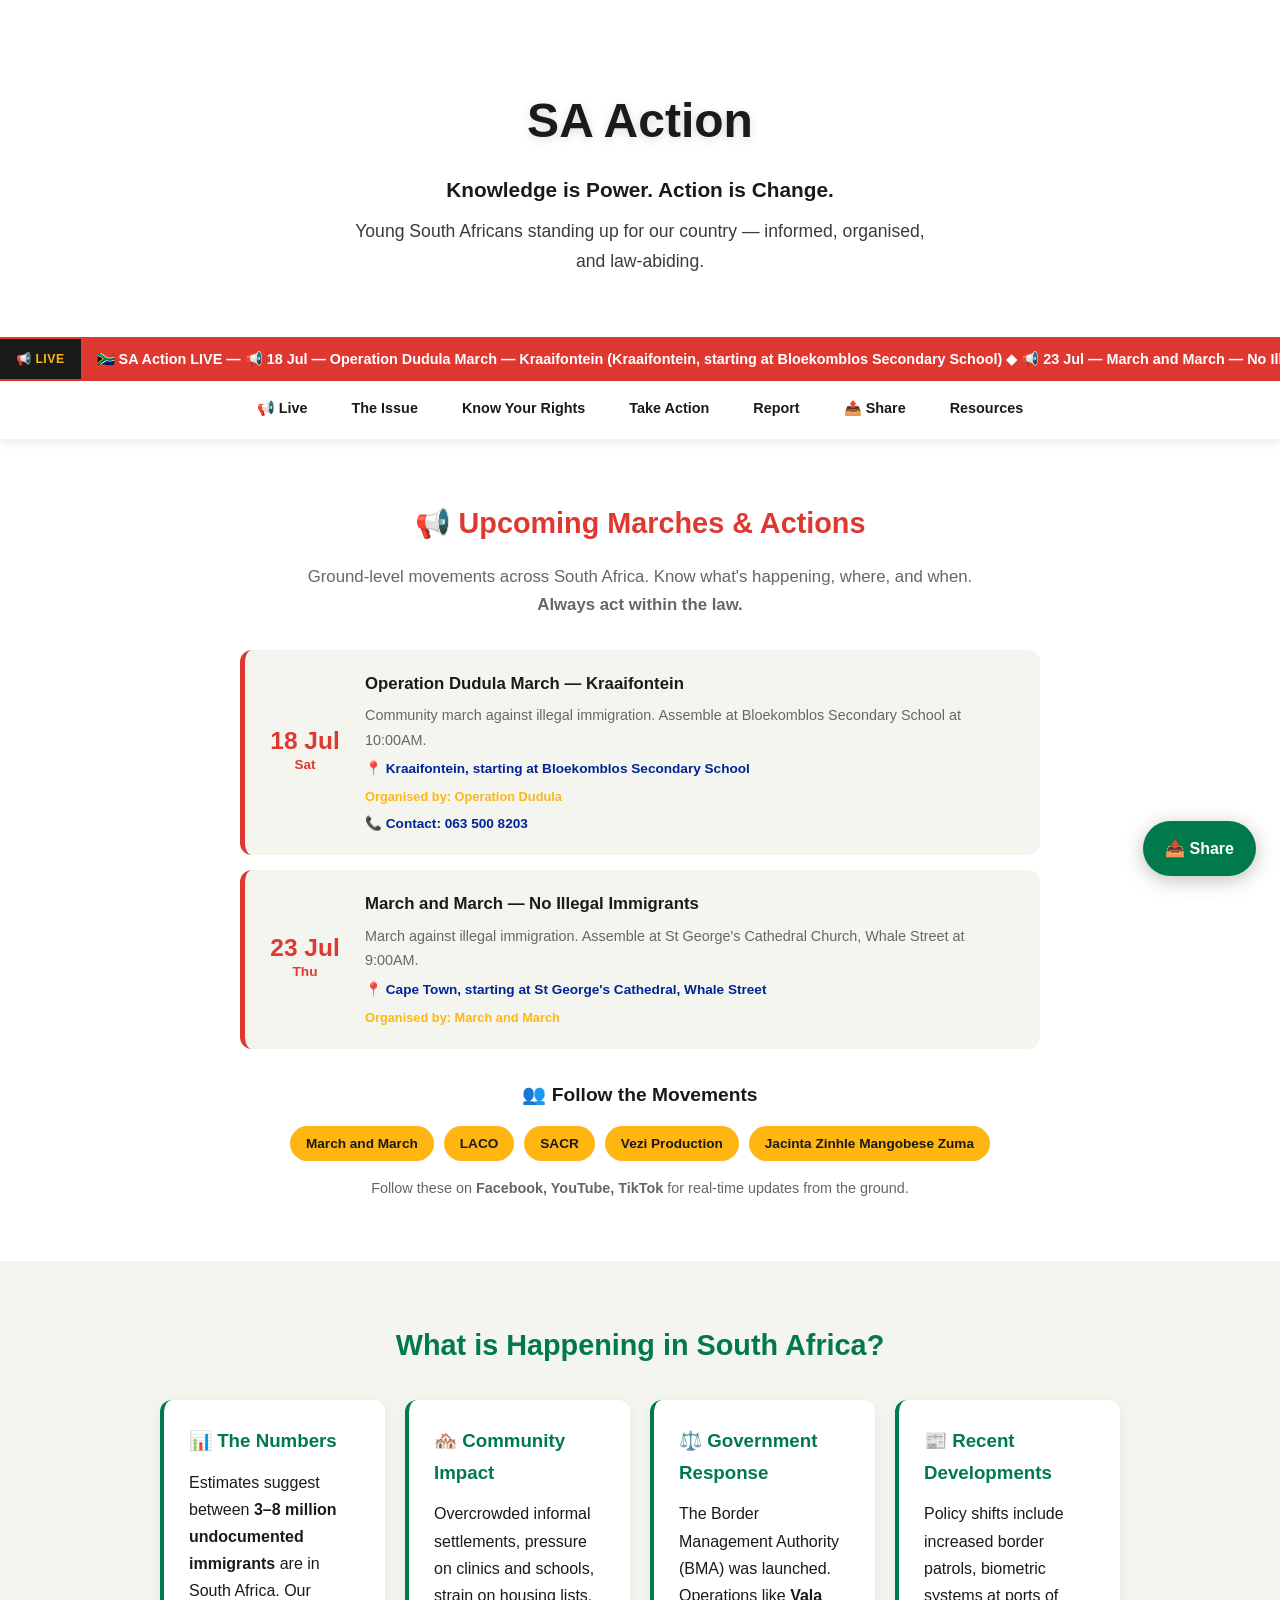
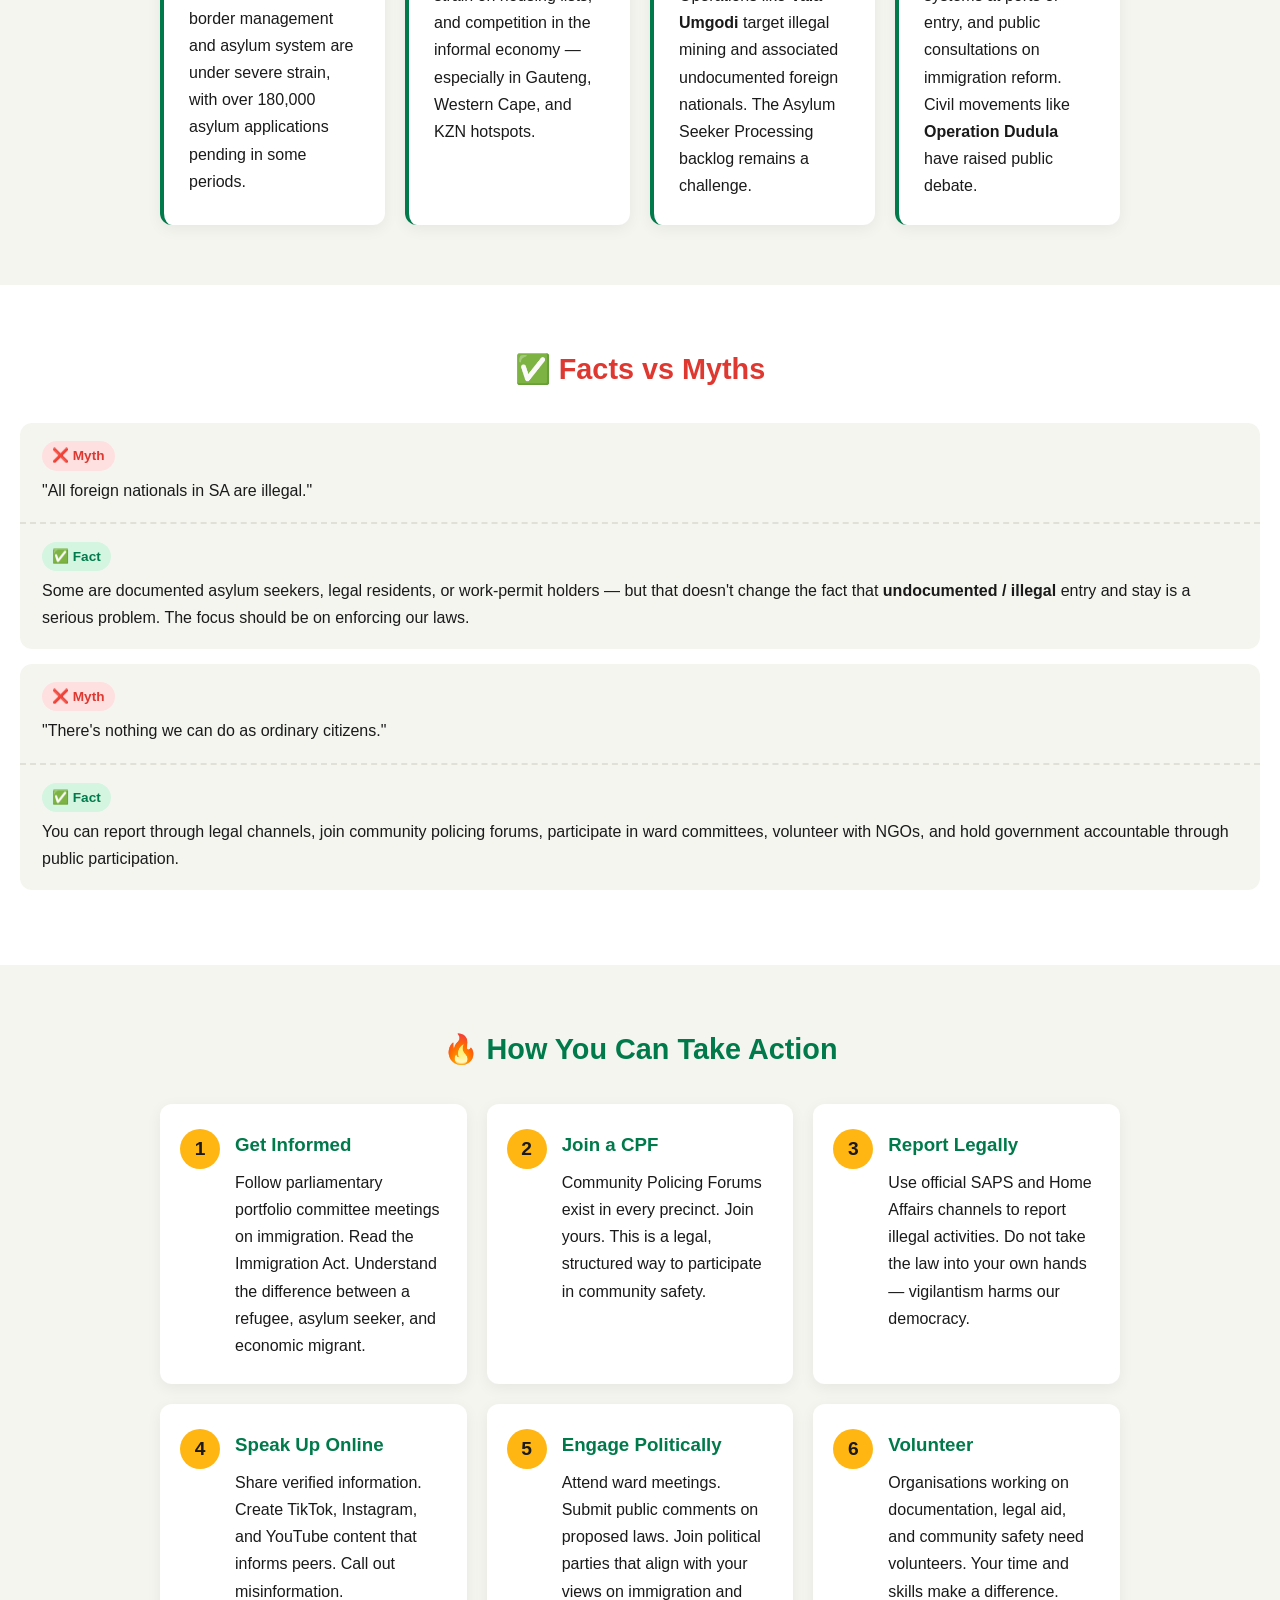
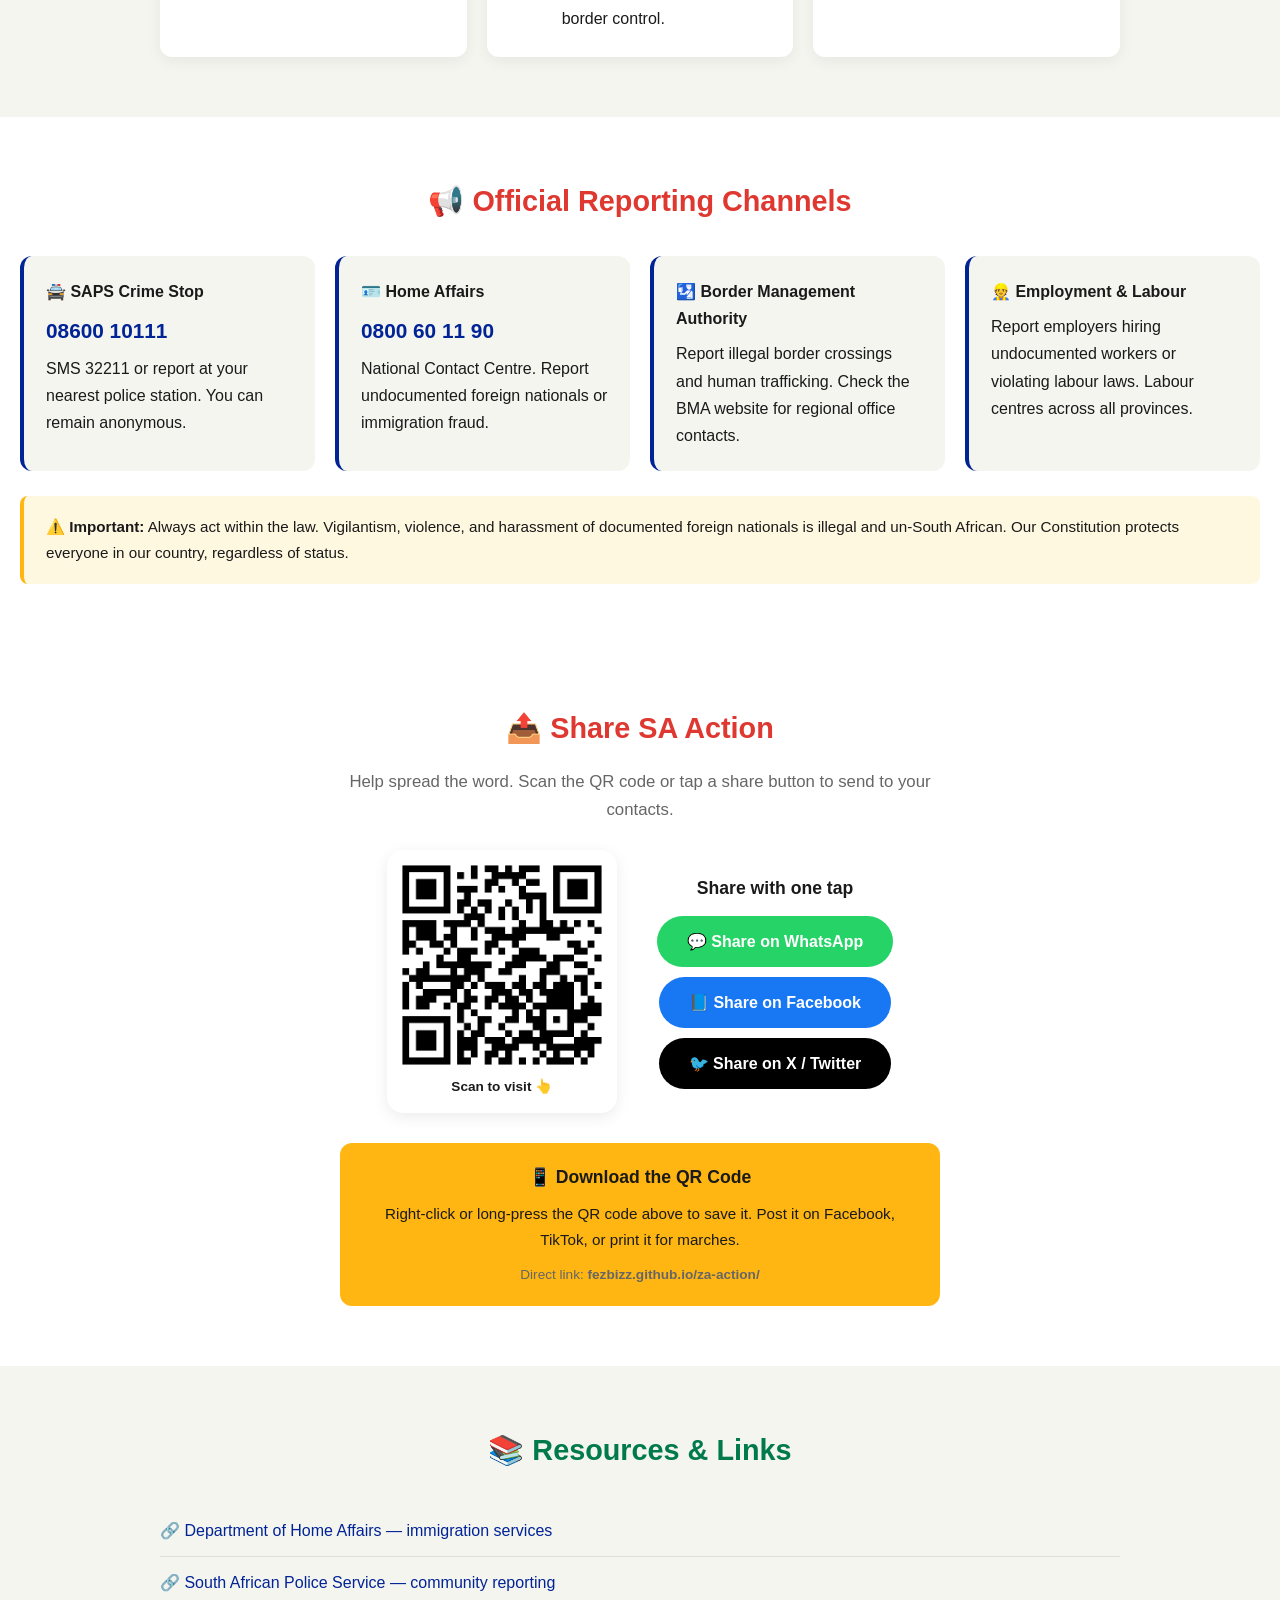
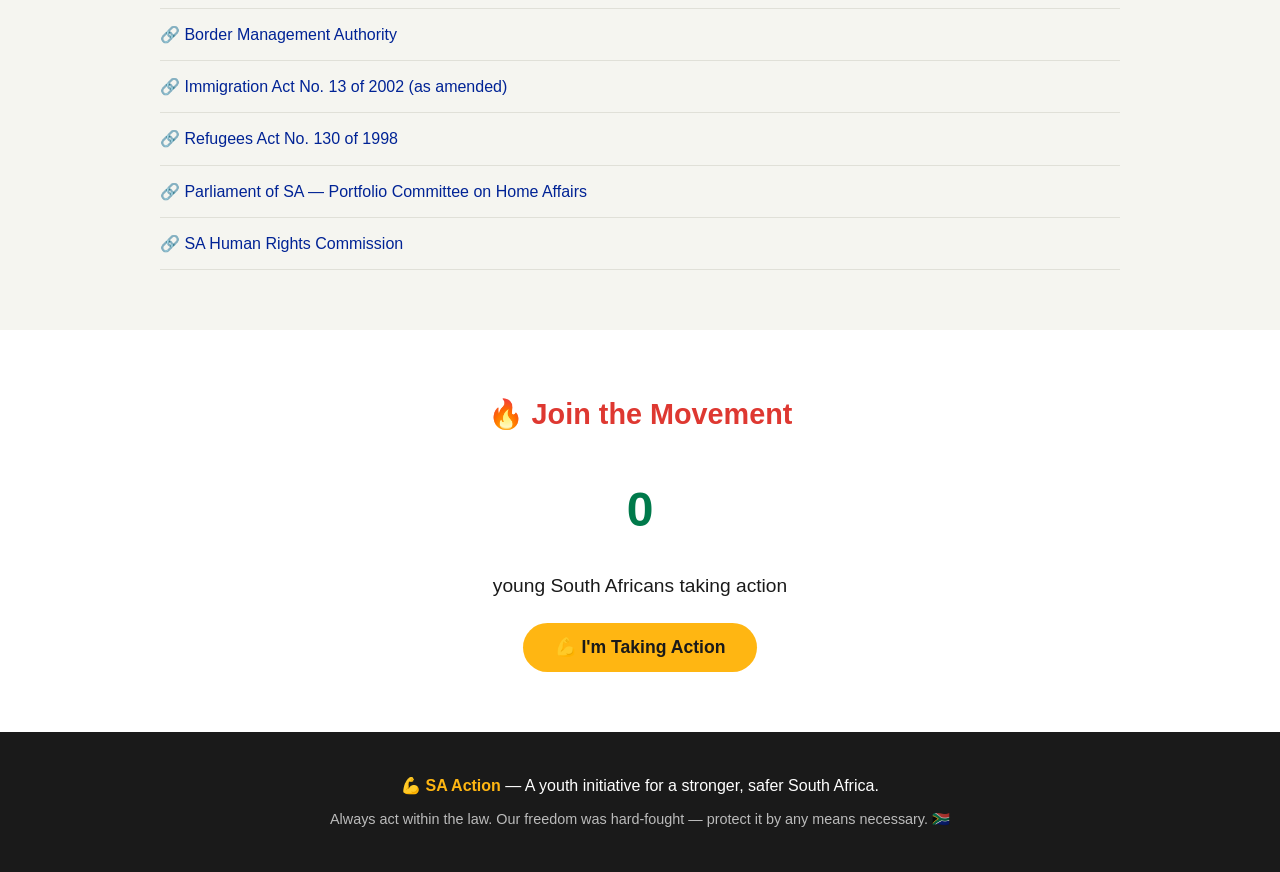
<file: index.html>
<!DOCTYPE html>
<html lang="en-ZA">
<head>
    <meta charset="UTF-8">
    <meta name="viewport" content="width=device-width, initial-scale=1.0">
    <title>SA Action — Youth for a Stronger South Africa 🇿🇦</title>
    <link rel="stylesheet" href="style.css">
</head>
<body>
    <header class="hero">
        <div class="hero-content">
            <h1>SA Action</h1>
            <p class="subtitle">Knowledge is Power. Action is Change.</p>
            <p class="tagline">Young South Africans standing up for our country — informed, organised, and law-abiding.</p>
        </div>
    </header>

    <!-- BREAKING NEWS TICKER -->
    <div class="ticker-wrap" id="live">
        <div class="ticker-label">📢 LIVE</div>
        <div class="ticker" id="tickerText">
            <span>🇿🇦 SA Action — tracking ground-level movements, marches, and civic action across South Africa. Follow March and March, LACO, SACR, Vezi Production and leaders like Jacinta Zinhle Mangobese Zuma for updates.</span>
        </div>
    </div>

    <nav class="nav-bar" id="navBar">
        <a href="#live">📢 Live</a>
        <a href="#the-issue">The Issue</a>
        <a href="#know-your-rights">Know Your Rights</a>
        <a href="#take-action">Take Action</a>
        <a href="#report">Report</a>
        <a href="#share">📤 Share</a>
        <a href="#resources">Resources</a>
    </nav>

    <main>
        <!-- SECTION 0: UPCOMING MARCHES & EVENTS -->
        <section id="upcoming" class="section alt-bg">
            <h2>📢 Upcoming Marches & Actions</h2>
            <p class="section-intro">Ground-level movements across South Africa. Know what's happening, where, and when. <strong>Always act within the law.</strong></p>
            <div class="events-container" id="eventsContainer">
                <!-- Events injected by script.js -->
                <div class="event-card placeholder">
                    <div class="event-date">Loading...</div>
                    <div class="event-details">
                        <h3>Checking for upcoming events</h3>
                        <p>Events will appear here as we track them. Follow the movements on Facebook, YouTube, and TikTok.</p>
                    </div>
                </div>
            </div>
            <div class="follow-movements">
                <h3>👥 Follow the Movements</h3>
                <div class="movement-tags">
                    <span class="tag">March and March</span>
                    <span class="tag">LACO</span>
                    <span class="tag">SACR</span>
                    <span class="tag">Vezi Production</span>
                    <span class="tag">Jacinta Zinhle Mangobese Zuma</span>
                </div>
                <p class="follow-note">Follow these on <strong>Facebook, YouTube, TikTok</strong> for real-time updates from the ground.</p>
            </div>
        </section>

        <!-- SECTION 1: THE ISSUE -->
        <section id="the-issue" class="section">
            <h2>What is Happening in South Africa?</h2>
            <div class="card-grid">
                <div class="card">
                    <h3>📊 The Numbers</h3>
                    <p>Estimates suggest between <strong>3–8 million undocumented immigrants</strong> are in South Africa. Our border management and asylum system are under severe strain, with over 180,000 asylum applications pending in some periods.</p>
                </div>
                <div class="card">
                    <h3>🏘️ Community Impact</h3>
                    <p>Overcrowded informal settlements, pressure on clinics and schools, strain on housing lists, and competition in the informal economy — especially in Gauteng, Western Cape, and KZN hotspots.</p>
                </div>
                <div class="card">
                    <h3>⚖️ Government Response</h3>
                    <p>The Border Management Authority (BMA) was launched. Operations like <strong>Vala Umgodi</strong> target illegal mining and associated undocumented foreign nationals. The Asylum Seeker Processing backlog remains a challenge.</p>
                </div>
                <div class="card">
                    <h3>📰 Recent Developments</h3>
                    <p>Policy shifts include increased border patrols, biometric systems at ports of entry, and public consultations on immigration reform. Civil movements like <strong>Operation Dudula</strong> have raised public debate.</p>
                </div>
            </div>
        </section>

        <!-- SECTION 2: FACTS vs MYTHS -->
        <section id="facts" class="section alt-bg">
            <h2>✅ Facts vs Myths</h2>
            <div class="fact-myth">
                <div class="myth">
                    <span class="label myth-label">❌ Myth</span>
                    <p>"All foreign nationals in SA are illegal."</p>
                </div>
                <div class="fact">
                    <span class="label fact-label">✅ Fact</span>
                    <p>Some are documented asylum seekers, legal residents, or work-permit holders — but that doesn't change the fact that <strong>undocumented / illegal</strong> entry and stay is a serious problem. The focus should be on enforcing our laws.</p>
                </div>
            </div>
            <div class="fact-myth">
                <div class="myth">
                    <span class="label myth-label">❌ Myth</span>
                    <p>"There's nothing we can do as ordinary citizens."</p>
                </div>
                <div class="fact">
                    <span class="label fact-label">✅ Fact</span>
                    <p>You can report through legal channels, join community policing forums, participate in ward committees, volunteer with NGOs, and hold government accountable through public participation.</p>
                </div>
            </div>
        </section>

        <!-- SECTION 3: TAKE ACTION -->
        <section id="take-action" class="section">
            <h2>🔥 How You Can Take Action</h2>
            <div class="action-steps">
                <div class="step">
                    <span class="step-num">1</span>
                    <h3>Get Informed</h3>
                    <p>Follow parliamentary portfolio committee meetings on immigration. Read the Immigration Act. Understand the difference between a refugee, asylum seeker, and economic migrant.</p>
                </div>
                <div class="step">
                    <span class="step-num">2</span>
                    <h3>Join a CPF</h3>
                    <p>Community Policing Forums exist in every precinct. Join yours. This is a legal, structured way to participate in community safety.</p>
                </div>
                <div class="step">
                    <span class="step-num">3</span>
                    <h3>Report Legally</h3>
                    <p>Use official SAPS and Home Affairs channels to report illegal activities. Do not take the law into your own hands — vigilantism harms our democracy.</p>
                </div>
                <div class="step">
                    <span class="step-num">4</span>
                    <h3>Speak Up Online</h3>
                    <p>Share verified information. Create TikTok, Instagram, and YouTube content that informs peers. Call out misinformation.</p>
                </div>
                <div class="step">
                    <span class="step-num">5</span>
                    <h3>Engage Politically</h3>
                    <p>Attend ward meetings. Submit public comments on proposed laws. Join political parties that align with your views on immigration and border control.</p>
                </div>
                <div class="step">
                    <span class="step-num">6</span>
                    <h3>Volunteer</h3>
                    <p>Organisations working on documentation, legal aid, and community safety need volunteers. Your time and skills make a difference.</p>
                </div>
            </div>
        </section>

        <!-- SECTION 4: REPORT -->
        <section id="report" class="section alt-bg">
            <h2>📢 Official Reporting Channels</h2>
            <div class="contact-grid">
                <div class="contact-card">
                    <h3>🚔 SAPS Crime Stop</h3>
                    <p class="phone">08600 10111</p>
                    <p>SMS 32211 or report at your nearest police station. You can remain anonymous.</p>
                </div>
                <div class="contact-card">
                    <h3>🪪 Home Affairs</h3>
                    <p class="phone">0800 60 11 90</p>
                    <p>National Contact Centre. Report undocumented foreign nationals or immigration fraud.</p>
                </div>
                <div class="contact-card">
                    <h3>🛂 Border Management Authority</h3>
                    <p>Report illegal border crossings and human trafficking. Check the BMA website for regional office contacts.</p>
                </div>
                <div class="contact-card">
                    <h3>👷 Employment & Labour</h3>
                    <p>Report employers hiring undocumented workers or violating labour laws. Labour centres across all provinces.</p>
                </div>
            </div>
            <div class="warning-box">
                <strong>⚠️ Important:</strong> Always act within the law. Vigilantism, violence, and harassment of documented foreign nationals is illegal and un-South African. Our Constitution protects everyone in our country, regardless of status.
            </div>
        </section>

        <!-- SECTION 5: RESOURCES -->
        <section id="share" class="section alt-bg">
            <h2>📤 Share SA Action</h2>
            <p style="text-align:center;max-width:600px;margin:-15px auto 25px;color:var(--gray);font-size:1.05em;">Help spread the word. Scan the QR code or tap a share button to send to your contacts.</p>
            <div style="display:flex;flex-wrap:wrap;justify-content:center;align-items:center;gap:40px;max-width:700px;margin:0 auto;">
                <div style="background:#fff;padding:15px;border-radius:16px;box-shadow:0 4px 15px rgba(0,0,0,0.08);text-align:center;">
                    <img src="qr-code.png" alt="Scan to visit SA Action" style="width:200px;height:200px;display:block;">
                    <p style="margin:10px 0 0;font-weight:600;font-size:0.85em;">Scan to visit 👆</p>
                </div>
                <div style="text-align:center;">
                    <p style="font-weight:700;font-size:1.1em;margin-bottom:12px;">Share with one tap</p>
                    <div style="display:flex;flex-direction:column;gap:10px;align-items:center;">
                        <a href="https://wa.me/?text=%F0%9F%87%BF%F0%9F%A6%AA%20SA%20Action%20%E2%80%94%20tracking%20ground-level%20marches%20across%20South%20Africa.%20Check%20it%20out%3A%20https%3A%2F%2Ffezbizz.github.io%2Fza-action%2F" target="_blank" style="background:#25D366;color:#fff;text-decoration:none;padding:12px 30px;border-radius:50px;font-weight:700;font-size:1em;">💬 Share on WhatsApp</a>
                        <a href="https://www.facebook.com/sharer/sharer.php?u=https%3A%2F%2Ffezbizz.github.io%2Fza-action%2F" target="_blank" style="background:#1877F2;color:#fff;text-decoration:none;padding:12px 30px;border-radius:50px;font-weight:700;font-size:1em;">📘 Share on Facebook</a>
                        <a href="https://twitter.com/intent/tweet?text=%F0%9F%87%BF%F0%9F%A6%AA%20SA%20Action%20%E2%80%94%20tracking%20ground-level%20marches%20across%20South%20Africa&url=https%3A%2F%2Ffezbizz.github.io%2Fza-action%2F" target="_blank" style="background:#000;color:#fff;text-decoration:none;padding:12px 30px;border-radius:50px;font-weight:700;font-size:1em;">🐦 Share on X / Twitter</a>
                    </div>
                </div>
            </div>
            <div style="max-width:600px;margin:30px auto 0;text-align:center;padding:20px;background:var(--gold);border-radius:12px;">
                <p style="font-weight:700;font-size:1.1em;margin-bottom:8px;">📱 Download the QR Code</p>
                <p style="font-size:0.95em;">Right-click or long-press the QR code above to save it. Post it on Facebook, TikTok, or print it for marches.</p>
                <p style="font-size:0.85em;margin-top:10px;color:var(--gray);">Direct link: <strong>fezbizz.github.io/za-action/</strong></p>
            </div>
        </section>

        <!-- SECTION 6: RESOURCES -->
        <section id="resources" class="section">
            <h2>📚 Resources & Links</h2>
            <ul class="resource-list">
                <li><a href="#">🔗 Department of Home Affairs — immigration services</a></li>
                <li><a href="#">🔗 South African Police Service — community reporting</a></li>
                <li><a href="#">🔗 Border Management Authority</a></li>
                <li><a href="#">🔗 Immigration Act No. 13 of 2002 (as amended)</a></li>
                <li><a href="#">🔗 Refugees Act No. 130 of 1998</a></li>
                <li><a href="#">🔗 Parliament of SA — Portfolio Committee on Home Affairs</a></li>
                <li><a href="#">🔗 SA Human Rights Commission</a></li>
            </ul>
        </section>
    </main>

    <footer>
        <p>💪 <strong>SA Action</strong> — A youth initiative for a stronger, safer South Africa.</p>
        <p class="footer-note">Always act within the law. Our freedom was hard-fought — protect it by any means necessary. 🇿🇦</p>
    </footer>

    <script src="script.js"></script>
</body>
</html>
</file>
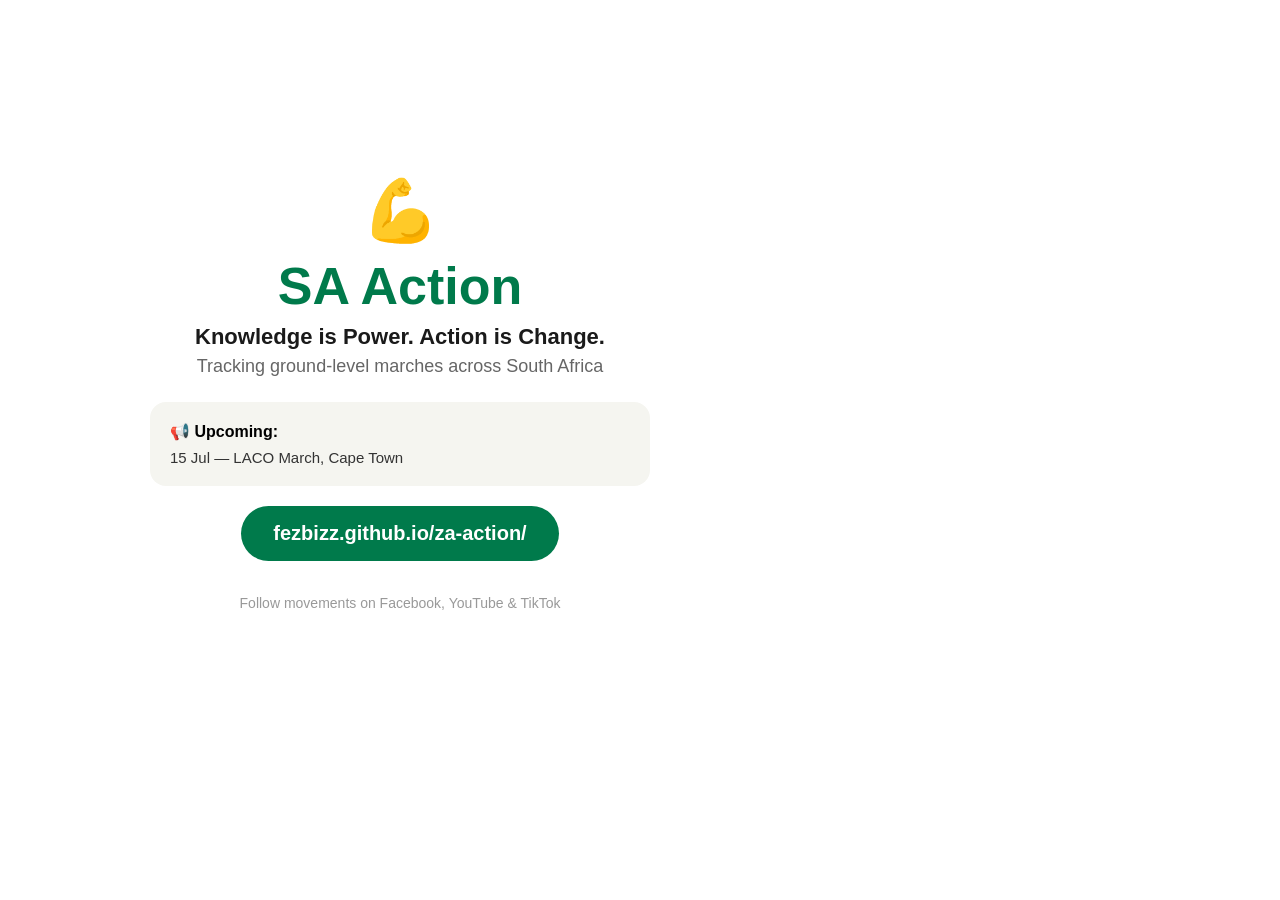
<file: share-poster.html>
<!DOCTYPE html>
<html>
<head><title>SA Action — Share Poster</title></head>
<body style="margin:0;font-family:sans-serif;">
<table width="800" height="800" cellpadding="0" cellspacing="0" style="background:#fff;">
<tr>
<td style="background: url('https://upload.wikimedia.org/wikipedia/commons/a/af/Flag_of_South_Africa.svg') no-repeat center center / cover; text-align:center; padding:40px;" valign="middle">
<div style="background:rgba(255,255,255,0.82); border-radius:24px; padding:40px 30px; max-width:500px; margin:0 auto;">
<div style="font-size:60px; margin-bottom:10px;">💪</div>
<h1 style="font-size:52px; margin:0 0 8px; color:#007A4B;">SA Action</h1>
<p style="font-size:22px; color:#1a1a1a; margin:0 0 6px; font-weight:600;">Knowledge is Power. Action is Change.</p>
<p style="font-size:18px; color:#666; margin:0 0 25px;">Tracking ground-level marches across South Africa</p>
<div style="background:#f5f5f0; border-radius:16px; padding:20px; margin-bottom:20px; text-align:left;">
<p style="font-size:16px; margin:0 0 8px; font-weight:700;">📢 Upcoming:</p>
<p style="font-size:15px; margin:0; color:#333;">15 Jul — LACO March, Cape Town</p>
</div>
<div style="background:#007A4B; color:#fff; border-radius:50px; padding:16px 32px; display:inline-block; font-size:20px; font-weight:700; margin-bottom:20px;">
fezbizz.github.io/za-action/
</div>
<p style="font-size:14px; color:#999;">Follow movements on Facebook, YouTube & TikTok</p>
</div>
</td>
</tr>
</table>
</body>
</html>
</file>
<file: style.css>
/* ===== SA Action - Youth for a Stronger South Africa ===== */

:root {
    --green: #007A4B;
    --gold: #FFB612;
    --red: #DE3831;
    --blue: #002395;
    --black: #1a1a1a;
    --white: #ffffff;
    --off-white: #f5f5f0;
    --gray: #666;
    --light-gray: #e0e0d8;
}

* { margin: 0; padding: 0; box-sizing: border-box; }

body {
    font-family: -apple-system, BlinkMacSystemFont, 'Segoe UI', Roboto, sans-serif;
    line-height: 1.7;
    color: var(--black);
    background: var(--off-white);
}

/* ===== Hero ===== */
.hero {
    background: #fff url("https://upload.wikimedia.org/wikipedia/commons/a/af/Flag_of_South_Africa.svg") no-repeat center center / cover;
    color: var(--black);
    padding: 80px 20px 60px;
    text-align: center;
    position: relative;
    overflow: hidden;
}

.hero::before {
    content: '';
    position: absolute;
    inset: 0;
    background: rgba(255,255,255,0.65);
}

.hero-content {
    position: relative;
    z-index: 1;
}

.hero::after {
    content: '';
    position: absolute;
    bottom: -30px;
    right: -30px;
    width: 200px;
    height: 200px;
    background: url("data:image/svg+xml,%3Csvg xmlns='http://www.w3.org/2000/svg' viewBox='0 0 100 100'%3E%3Cpolygon points='50,5 95,25 95,75 50,95 5,75 5,25' fill='%23ffffff10'/%3E%3C/svg%3E") no-repeat;
    opacity: 0.1;
}

.hero h1 {
    font-size: 3em;
    margin-bottom: 10px;
    text-shadow: 0 2px 10px rgba(0,0,0,0.15);
}

.subtitle {
    font-size: 1.3em;
    font-weight: 600;
    margin-bottom: 10px;
}

.tagline {
    font-size: 1.1em;
    opacity: 0.85;
    max-width: 600px;
    margin: 0 auto;
    font-weight: 500;
}

/* ===== Breaking News Ticker ===== */
.ticker-wrap {
    display: flex;
    align-items: center;
    background: var(--red);
    color: var(--white);
    padding: 0;
    font-size: 0.9em;
    font-weight: 600;
    overflow: hidden;
    position: relative;
}

.ticker-label {
    background: var(--black);
    color: var(--gold);
    padding: 10px 16px;
    font-weight: 800;
    font-size: 0.85em;
    white-space: nowrap;
    letter-spacing: 0.5px;
}

.ticker {
    flex: 1;
    overflow: hidden;
    padding: 10px 16px;
    white-space: nowrap;
}

.ticker span {
    display: inline-block;
    animation: ticker-scroll 25s linear infinite;
    padding-right: 60px;
}

@keyframes ticker-scroll {
    0% { transform: translateX(100%); }
    100% { transform: translateX(-100%); }
}

/* ===== Upcoming Events ===== */
.section-intro {
    text-align: center;
    max-width: 700px;
    margin: -15px auto 30px;
    font-size: 1.05em;
    color: var(--gray);
}

.events-container {
    display: flex;
    flex-direction: column;
    gap: 15px;
    max-width: 800px;
    margin: 0 auto 30px;
}

.event-card {
    display: flex;
    gap: 20px;
    background: var(--off-white);
    border-radius: 12px;
    padding: 20px;
    border-left: 5px solid var(--red);
    transition: transform 0.2s;
}

.event-card:hover {
    transform: translateX(5px);
}

.event-date {
    min-width: 80px;
    text-align: center;
    font-weight: 700;
    font-size: 0.85em;
    color: var(--red);
    display: flex;
    flex-direction: column;
    justify-content: center;
}

.event-date .day {
    font-size: 1.8em;
    line-height: 1;
}

.event-details h3 {
    margin-bottom: 5px;
    font-size: 1.05em;
}

.event-details p {
    font-size: 0.9em;
    color: var(--gray);
}

.event-details .event-location {
    font-size: 0.85em;
    color: var(--blue);
    font-weight: 600;
    margin-top: 5px;
}

/* ===== Follow Movements ===== */
.follow-movements {
    text-align: center;
    margin-top: 30px;
}

.follow-movements h3 {
    margin-bottom: 15px;
    font-size: 1.2em;
}

.movement-tags {
    display: flex;
    flex-wrap: wrap;
    justify-content: center;
    gap: 10px;
    margin-bottom: 15px;
}

.tag {
    background: var(--gold);
    color: var(--black);
    padding: 6px 16px;
    border-radius: 50px;
    font-weight: 700;
    font-size: 0.85em;
    cursor: default;
}

.follow-note {
    font-size: 0.9em;
    color: var(--gray);
}

/* ===== Navigation ===== */
.nav-bar {
    background: var(--white);
    display: flex;
    justify-content: center;
    gap: 0;
    padding: 0;
    position: sticky;
    top: 0;
    z-index: 100;
    box-shadow: 0 2px 10px rgba(0,0,0,0.1);
    overflow-x: auto;
}

.nav-bar a {
    color: var(--black);
    text-decoration: none;
    padding: 15px 22px;
    font-weight: 600;
    font-size: 0.9em;
    border-bottom: 3px solid transparent;
    transition: all 0.2s;
    white-space: nowrap;
}

.nav-bar a:hover {
    border-bottom-color: var(--gold);
    background: rgba(255, 182, 18, 0.1);
}

/* ===== Sections ===== */
.section {
    padding: 60px 20px;
    max-width: 1000px;
    margin: 0 auto;
}

.section h2 {
    font-size: 1.8em;
    margin-bottom: 30px;
    color: var(--green);
    text-align: center;
}

.alt-bg {
    background: var(--white);
    max-width: 100%;
    padding: 60px 20px;
}

.alt-bg h2 {
    color: var(--red);
}

/* ===== Card Grid ===== */
.card-grid {
    display: grid;
    grid-template-columns: repeat(auto-fit, minmax(220px, 1fr));
    gap: 20px;
}

.card {
    background: var(--white);
    padding: 25px;
    border-radius: 12px;
    box-shadow: 0 4px 15px rgba(0,0,0,0.06);
    border-left: 4px solid var(--green);
    transition: transform 0.2s;
}

.card:hover {
    transform: translateY(-3px);
}

.card h3 {
    margin-bottom: 12px;
    color: var(--green);
}

/* ===== Fact vs Myth ===== */
.fact-myth {
    background: var(--off-white);
    border-radius: 12px;
    margin-bottom: 15px;
    overflow: hidden;
}

.myth, .fact {
    padding: 18px 22px;
}

.myth {
    border-bottom: 2px dashed var(--light-gray);
}

.label {
    display: inline-block;
    font-weight: 700;
    font-size: 0.85em;
    padding: 3px 10px;
    border-radius: 20px;
    margin-bottom: 6px;
}

.myth-label { background: #ffe0e0; color: var(--red); }
.fact-label { background: #d4f5e0; color: var(--green); }

/* ===== Action Steps ===== */
.action-steps {
    display: grid;
    grid-template-columns: repeat(auto-fit, minmax(280px, 1fr));
    gap: 20px;
}

.step {
    background: var(--white);
    padding: 25px;
    border-radius: 12px;
    box-shadow: 0 4px 15px rgba(0,0,0,0.06);
    position: relative;
    padding-left: 75px;
}

.step-num {
    position: absolute;
    left: 20px;
    top: 25px;
    width: 40px;
    height: 40px;
    background: var(--gold);
    color: var(--black);
    border-radius: 50%;
    display: flex;
    align-items: center;
    justify-content: center;
    font-weight: 800;
    font-size: 1.2em;
}

.step h3 {
    margin-bottom: 8px;
    color: var(--green);
}

/* ===== Contact Grid ===== */
.contact-grid {
    display: grid;
    grid-template-columns: repeat(auto-fit, minmax(220px, 1fr));
    gap: 20px;
    margin-bottom: 25px;
}

.contact-card {
    background: var(--off-white);
    padding: 22px;
    border-radius: 12px;
    border-left: 4px solid var(--blue);
}

.contact-card h3 {
    margin-bottom: 8px;
    font-size: 1em;
}

.phone {
    font-size: 1.3em;
    font-weight: 700;
    color: var(--blue);
    margin-bottom: 6px;
}

/* ===== Warning ===== */
.warning-box {
    background: #fff8e1;
    border-left: 4px solid var(--gold);
    padding: 18px 22px;
    border-radius: 8px;
    font-size: 0.95em;
}

/* ===== Resource List ===== */
.resource-list {
    list-style: none;
}

.resource-list li {
    padding: 12px 0;
    border-bottom: 1px solid var(--light-gray);
}

.resource-list a {
    color: var(--blue);
    text-decoration: none;
    font-weight: 500;
}

.resource-list a:hover {
    color: var(--green);
    text-decoration: underline;
}

/* ===== Footer ===== */
footer {
    background: var(--black);
    color: var(--white);
    text-align: center;
    padding: 40px 20px;
}

footer strong {
    color: var(--gold);
}

.footer-note {
    font-size: 0.9em;
    opacity: 0.7;
    margin-top: 8px;
}

/* ===== Responsive ===== */
@media (max-width: 600px) {
    .hero h1 { font-size: 2.2em; }
    .nav-bar a { padding: 12px 14px; font-size: 0.8em; }
    .section { padding: 40px 16px; }
    .step { padding-left: 65px; }
    .step-num { left: 15px; }
}
</file>
